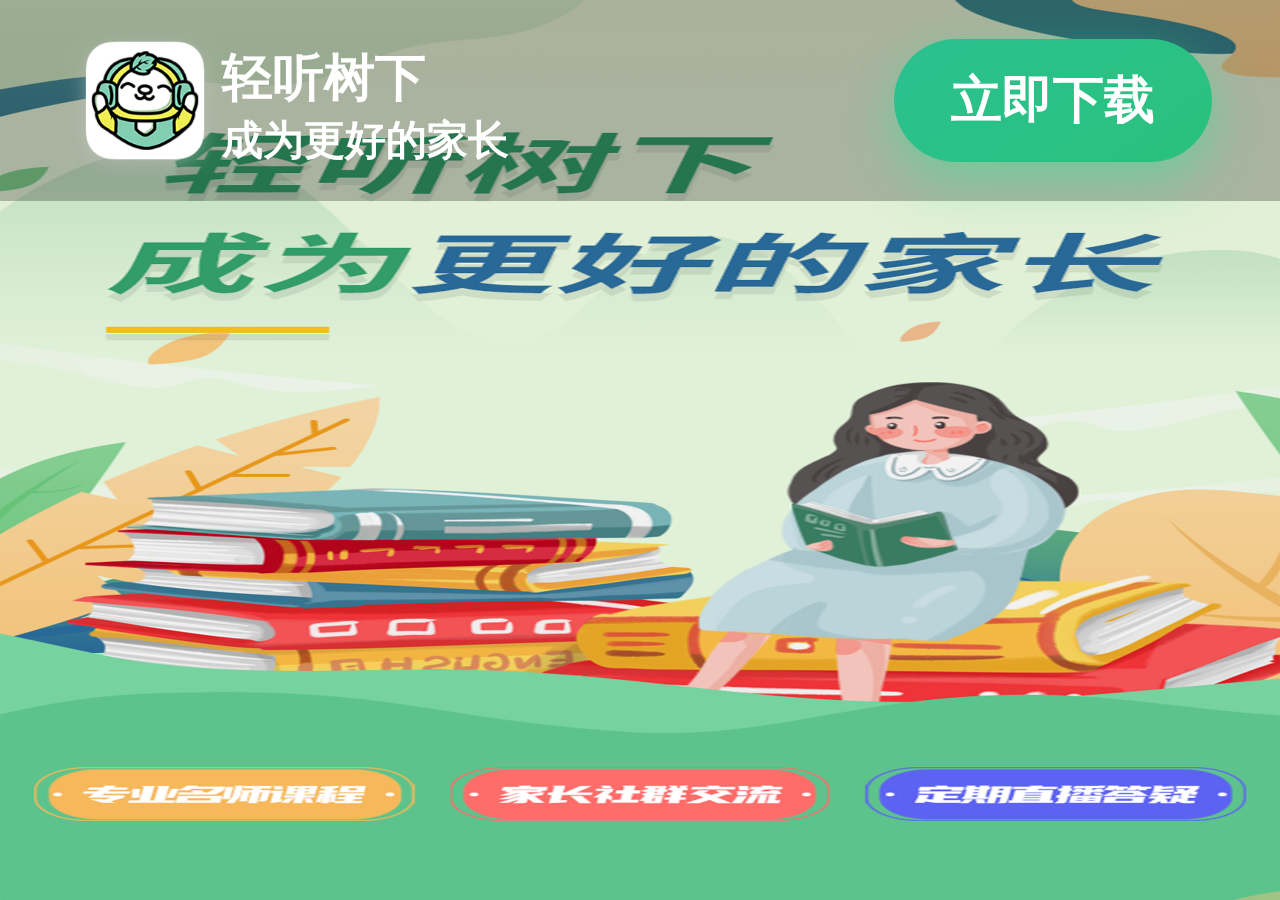
<file: pages/index/download/index.html>
<!DOCTYPE html>
<html>
	<head>
		<meta name="viewport" content="width=device-width, initial-scale=1, maximum-scale=1, user-scalable=no">
		<title></title>
		<script type="text/javascript">
			window.onresize = function() {
				setHtmlFz();
			}
			setHtmlFz();

			function setHtmlFz() {
				// 基础值
				var baseVal = 100;
				// 设计稿的宽度
				var desPage = 750;
				// 要适配的屏幕的宽度
				var width = document.querySelector("html").offsetWidth;
				// 基础值*要适配的屏幕的宽度/设计稿的宽度
				var fz = baseVal * width / desPage;
				// 设置到html标签中
				document.querySelector("html").style.fontSize = fz + "px";
			}
		</script>
		<style type="text/css">
			* {
				margin: 0;
				padding: 0;
				border: 0;
			}

			body {
				position: absolute;
				width: 100%;
				height: 100%;
			}

			.background {
				width: 100%;
				height: 100%;
				position: absolute;
			}
		</style>
		<link rel="stylesheet" type="text/css" href="css/index.css" />
		<link rel="stylesheet" type="text/css" href="css/sgd.css"/>
	</head>
	<body>
		<img class="background" src="img/background.png">
		<div class="box">
			<div class="boxs">
				<div class="left">
					<img class="logo" src="img/logo.png">
					<div class="title">
						<div class="top">轻听树下</div>
						<div class="bottom">成为更好的家长</div>
					</div>
				</div>
				<div class="Download_now" id="downloadTop">立即下载</div>
			</div>
		</div>
		
		<div class="sgd" id="Otherbrowsersopen">
			<img class="Jump_background" src="img/Jump_background.png">
			<div class="titles">
				<div class="titless">点击页面右上角…</div>
				<div class="titless">选择 “通过浏览器打开”</div>
				<div class="titless">我们将会为您自动打开支付宝APP付款</div>
			</div>
			<img class="Browser_jump" src="img/Browser_jump.png">
		</div>
		<script type="text/javascript">
			var Otherbrowsersopen = document.getElementById("Otherbrowsersopen");
			var downloadTop = document.getElementById("downloadTop");
			downloadTop.onclick = function() {
				console.log(321)
				Otherbrowsersopen.style.display = "block";
			}
		</script>
		
	</body>
</html>
</file>
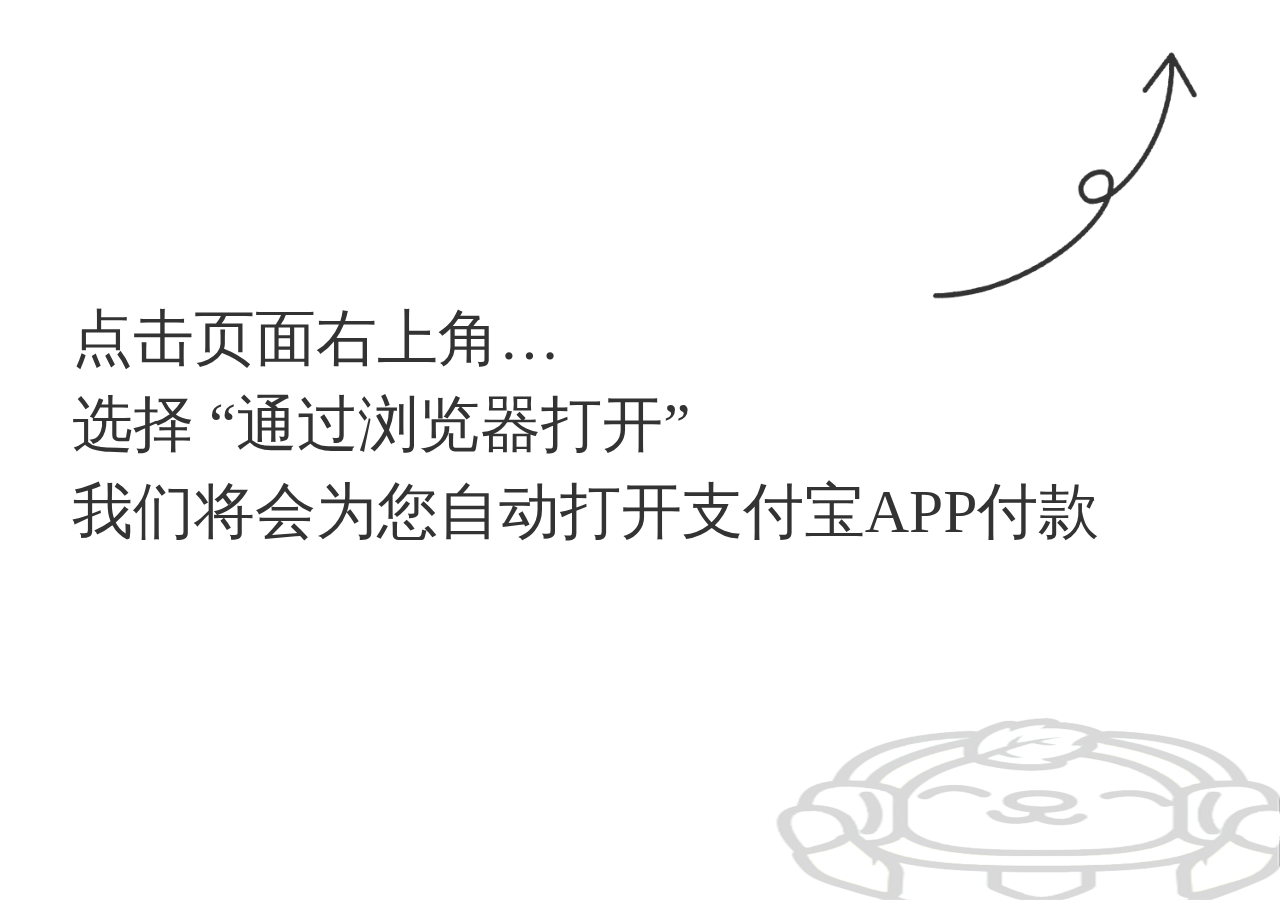
<file: pages/index/download/sgd.html>
<!DOCTYPE html>
<html>
	<head>
		<meta name="viewport" content="width=device-width, initial-scale=1, maximum-scale=1, user-scalable=no">
		<title></title>
		<link rel="stylesheet" type="text/css" href="css/sgd.css" />
		<script type="text/javascript">
			window.onresize = function() {
				setHtmlFz();
			}
			setHtmlFz();

			function setHtmlFz() {
				// 基础值
				var baseVal = 100;
				// 设计稿的宽度
				var desPage = 750;
				// 要适配的屏幕的宽度
				var width = document.querySelector("html").offsetWidth;
				// 基础值*要适配的屏幕的宽度/设计稿的宽度
				var fz = baseVal * width / desPage;
				// 设置到html标签中
				document.querySelector("html").style.fontSize = fz + "px";
			}
		</script>

		<link rel="stylesheet" type="text/css" href="css/index.css" />
	</head>
	<body>
		<div class="background">
			<img class="Jump_background" src="img/Jump_background.png">
			<div class="titles">
				<div class="titless">点击页面右上角…</div>
				<div class="titless">选择 “通过浏览器打开”</div>
				<div class="titless">我们将会为您自动打开支付宝APP付款</div>
			</div>
			<img class="Browser_jump" src="img/Browser_jump.png">
		</div>

	</body>
</html>
</file>
<file: pages/index/download/css/index.css>
* {
  margin: 0;
  padding: 0;
  border: 0; }

body {
  position: absolute;
  width: 100%;
  height: 100%; }
  body .background {
    width: 100%;
    height: 100%;
    position: absolute;
    z-index: 1; }
  body .box {
    width: 7.5rem; }
    body .box .boxs {
      width: 6.7rem;
      padding: 0 0.4rem;
      height: 1.18rem;
      position: fixed;
      display: flex;
      justify-content: space-between;
      align-items: center;
      top: 0;
      background: rgba(0, 0, 0, 0.25);
      z-index: 2; }
      body .box .boxs .left {
        height: 100%;
        display: flex;
        justify-content: flex-start;
        align-items: center; }
        body .box .boxs .left .logo {
          width: 0.9rem;
          height: 0.9rem;
          top: -50%;
          transform: translate(0 50%); }
        body .box .boxs .left .title {
          width: 3rem;
          height: 100%;
          display: flex;
          flex-direction: column;
          justify-content: space-around; }
          body .box .boxs .left .title .top {
            margin-top: 0.26rem;
            font-size: 0.3rem;
            font-family: PingFang SC;
            font-weight: bold;
            color: white; }
          body .box .boxs .left .title .bottom {
            margin-bottom: 0.26rem;
            font-size: 0.24rem;
            font-family: PingFang SC;
            font-weight: bold;
            color: white; }
      body .box .boxs .Download_now {
        width: 1.86rem;
        height: 0.72rem;
        text-align: center;
        line-height: 0.72rem;
        background: linear-gradient(-37deg, #2ac17c, #2ac191);
        box-shadow: 0 0.1rem 0.3rem 0 rgba(51, 226, 148, 0.5);
        border-radius: 0.36rem;
        font-size: 0.3rem;
        font-family: PingFang SC;
        font-weight: bold;
        color: white; }
  body .sgd {
    width: 100%;
    height: 100%;
    background-color: #FFFFFF;
    position: absolute;
    z-index: 1024;
    display: none; }
    body .sgd .Jump_background {
      width: 100%;
      height: 100%;
      position: absolute;
      z-index: 1; }
    body .sgd .titles {
      z-index: 2;
      height: 1.5rem;
      top: 1.74rem;
      left: 0.42rem;
      position: fixed;
      display: flex;
      justify-content: space-between;
      flex-direction: column; }
      body .sgd .titles .titless {
        font-size: 0.36rem;
        font-family: Source Han Sans CN;
        font-weight: 400;
        color: #333333; }
    body .sgd .Browser_jump {
      z-index: 3;
      top: 0.3rem;
      right: 0.48rem;
      width: 1.56rem;
      height: 1.46rem;
      position: fixed; }
</file>
<file: pages/index/download/css/sgd.css>
body {
  width: 100%;
  height: 100%;
  position: absolute; }
  body .background {
    width: 100%;
    height: 100%;
    position: absolute; }
    body .background .Jump_background {
      width: 100%;
      height: 100%;
      position: absolute;
      z-index: 1; }
    body .background .titles {
      z-index: 2;
      height: 1.5rem;
      top: 1.74rem;
      left: 0.42rem;
      position: fixed;
      display: flex;
      justify-content: space-between;
      flex-direction: column; }
      body .background .titles .titless {
        font-size: 0.36rem;
        font-family: Source Han Sans CN;
        font-weight: 400;
        color: #333333; }
    body .background .Browser_jump {
      z-index: 3;
      top: 0.3rem;
      right: 0.48rem;
      width: 1.56rem;
      height: 1.46rem;
      position: fixed; }
</file>
